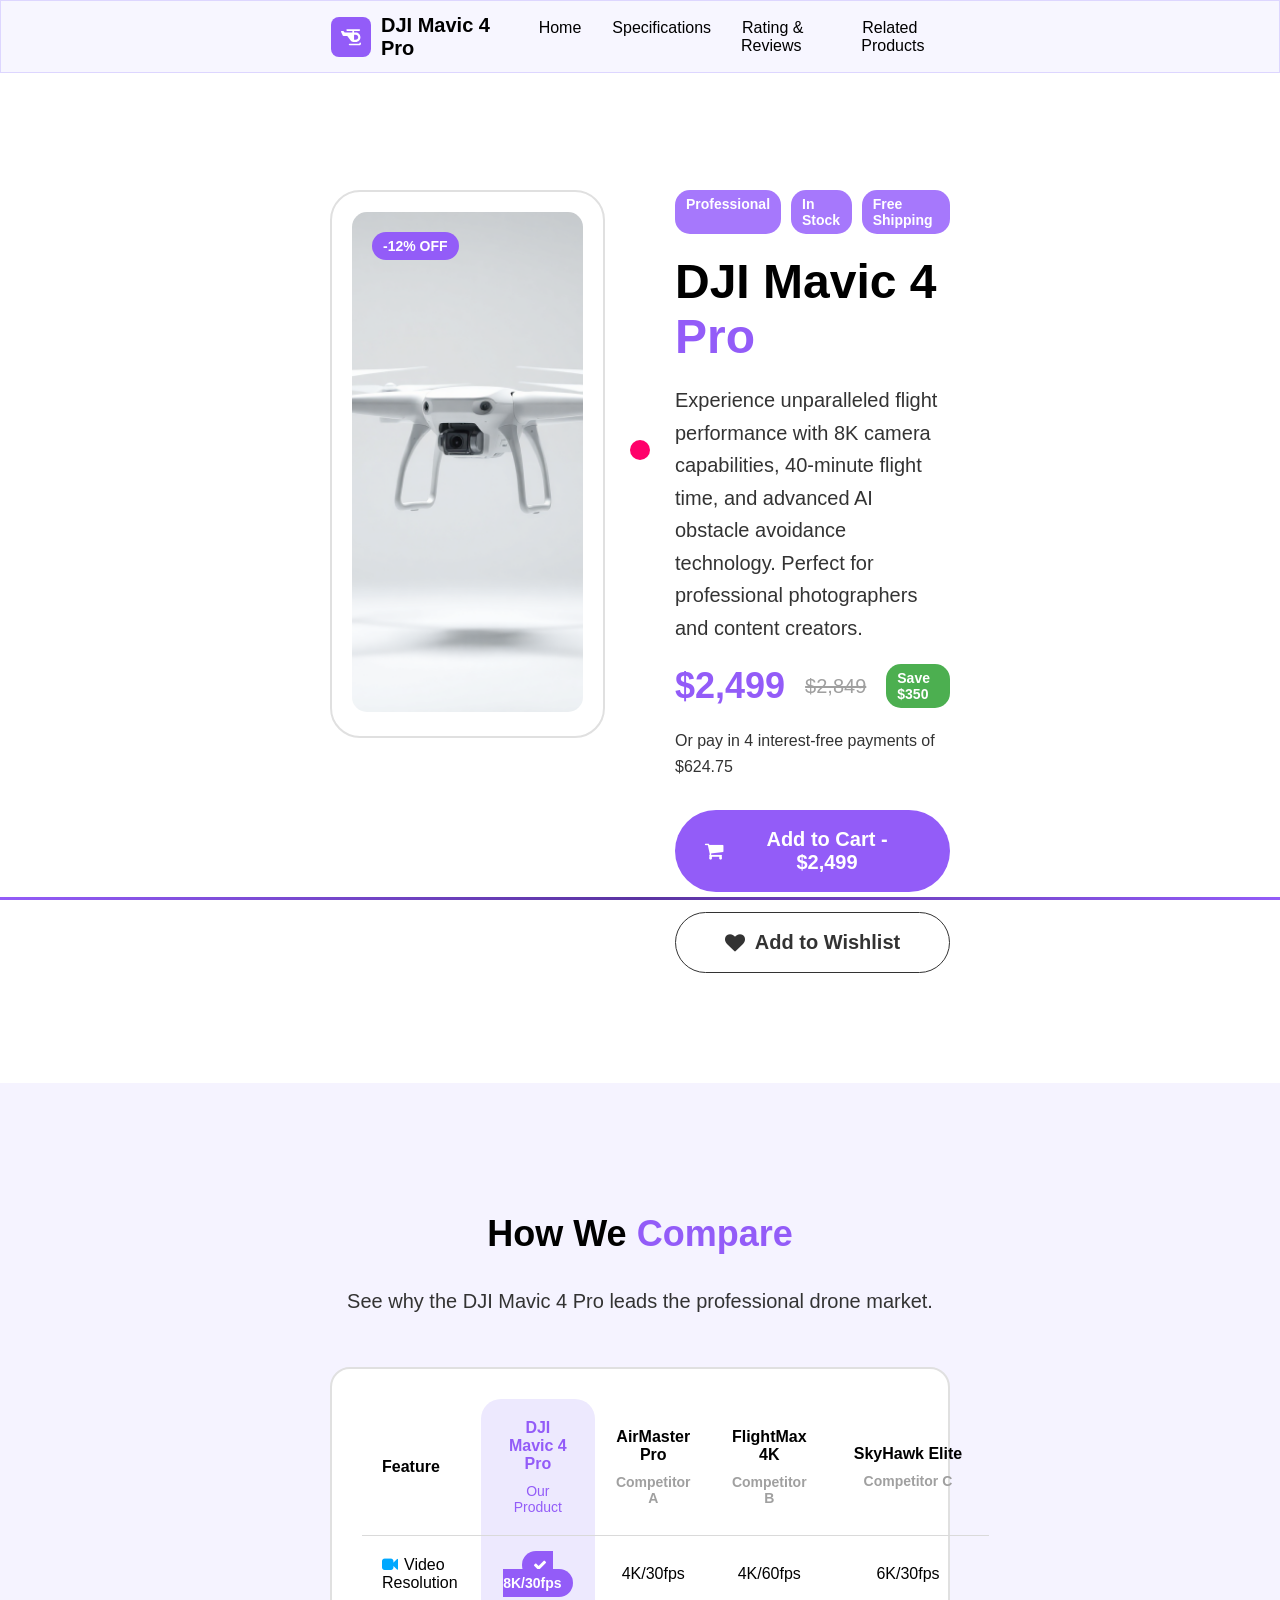
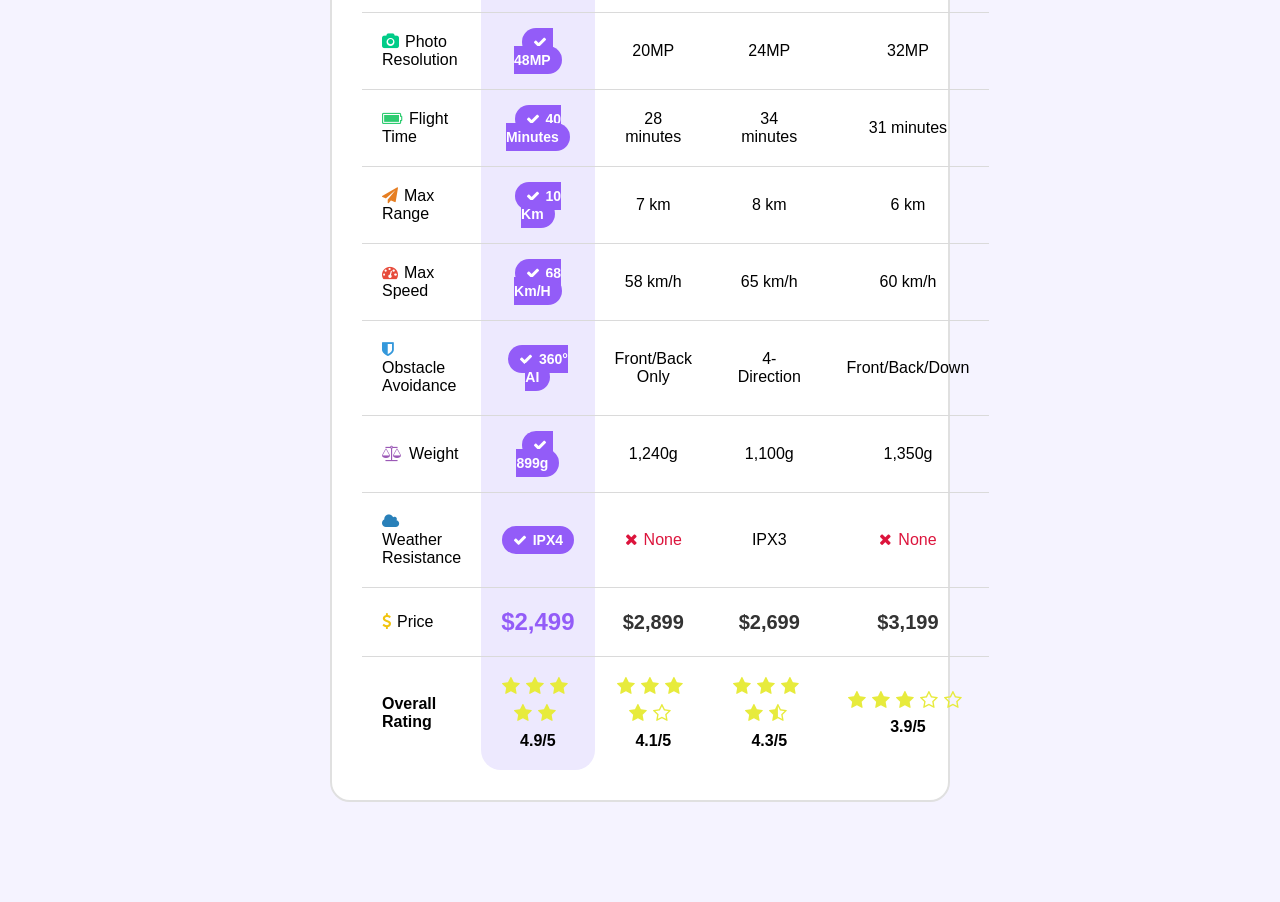
<file: 1/index.html>
<!DOCTYPE html>
<html lang="en">

<head>
    <meta charset="UTF-8">
    <meta name="viewport" content="width=device-width, initial-scale=1.0">
    <title>Assessment 3</title>
    <link rel="stylesheet" href="style.css">
    <link rel="stylesheet" href="..\assets\font-awesome-4.7.0\css\font-awesome.css">
</head>

<body>
    
    <div class="chaser"></div>
    <header class="header container">
        <nav class="nav">
            <div class="nav-title">
                <div class="nav-logo">
                    <img src="images/icon.svg" alt="">
                </div>
                <h1 class="nav-title-text">DJI Mavic 4 Pro</h1>
            </div>
            <ul class="nav-links">
                <li><a href="#home">Home</a></li>
                <li><a href="#specs">Specifications</a></li>
                <li><a href="#">Rating & Reviews</a></li>
                <li><a href="#">Related Products</a></li>
            </ul>
        </nav>
    </header>

    <section id="home" class="section main-section">
        <div class="main-image-box">
            <img src="images/main-image.png" alt="DJI Mavic 4 Pro" class="main-image">
            <span class="badge">-12% OFF</span>
        </div>
        <div class="main-details">
            <div class="d-flex tags">
                <span class="tag badge">Professional</span>
                <span class="tag badge">In Stock</span>
                <span class="tag badge">Free Shipping</span>
            </div>
            <h1 class="main-title">DJI Mavic 4 <span class="highlight">Pro</span></h1>
            <p class="main-description">
                Experience unparalleled flight performance with 8K camera capabilities, 40-minute flight time, and
                advanced AI obstacle avoidance technology. Perfect for professional photographers and content creators.
            </p>
            <div class="d-flex align-center ">
                <span class="discount-price">$2,499</span>
                <span class="original-price">$2,849</span>
                <span class="saved badge">Save $350</span>
            </div>
            <p class="installment">Or pay in 4 interest-free payments of $624.75</p>
            <button class="btn primary"><i class="fa fa-shopping-cart"></i> Add to Cart - $2,499</button>
            <button class="btn secondary"><i class="fa fa-heart"></i> Add to Wishlist</button>
        </div>
    </section>

    <section id="specs" class="section specs-section">
        <div class="specs-header">
            <h2 class="">How We <span class="highlight">Compare</span></h2>
            <p class="specs-description">See why the DJI Mavic 4 Pro leads the professional drone market.</p>
        </div>
        <div class="card card-secandry">
            <table class="specs-table">
                <thead>
                    <tr>
                        <th>Feature</th>
                        <th class="highlight-col">
                            DJI Mavic 4 Pro
                            <span class="comp-sub our-prod-sub">Our Product</span>
                        </th>
                        <th>
                            AirMaster Pro
                            <span class="comp-sub">Competitor A</span>
                        </th>
                        <th>
                            FlightMax 4K
                            <span class="comp-sub">Competitor B</span>
                        </th>
                        <th>
                            SkyHawk Elite
                            <span class="comp-sub">Competitor C</span>
                        </th>
                    </tr>
                </thead>
                <tbody>
                    <!-- Video Resolution -->
                    <tr>
                        <td><i class="fa fa-video-camera feature-icon icon-video"></i>Video Resolution</td>
                        <td class="highlight-col"><span class="badge"><i class="fa fa-check"></i>8K/30fps</span></td>
                        <td>4K/30fps</td>
                        <td>4K/60fps</td>
                        <td>6K/30fps</td>
                    </tr>
                    <!-- Photo Resolution -->
                    <tr>
                        <td><i class="fa fa-camera feature-icon icon-photo"></i>Photo Resolution</td>
                        <td class="highlight-col"><span class="badge"><i class="fa fa-check"></i>48MP</span></td>
                        <td>20MP</td>
                        <td>24MP</td>
                        <td>32MP</td>
                    </tr>
                    <!-- Flight Time -->
                    <tr>
                        <td><i class="fa fa-battery-full feature-icon icon-flight"></i>Flight Time</td>
                        <td class="highlight-col"><span class="badge"><i class="fa fa-check"></i>40 minutes</span></td>
                        <td>28 minutes</td>
                        <td>34 minutes</td>
                        <td>31 minutes</td>
                    </tr>
                    <!-- Max Range -->
                    <tr>
                        <td><i class="fa fa-paper-plane feature-icon icon-range"></i>Max Range</td>
                        <td class="highlight-col"><span class="badge"><i class="fa fa-check"></i>10 km</span></td>
                        <td>7 km</td>
                        <td>8 km</td>
                        <td>6 km</td>
                    </tr>
                    <!-- Max Speed -->
                    <tr>
                        <td><i class="fa fa-dashboard feature-icon icon-speed"></i>Max Speed</td>
                        <td class="highlight-col"><span class="badge"><i class="fa fa-check"></i>68 km/h</span></td>
                        <td>58 km/h</td>
                        <td>65 km/h</td>
                        <td>60 km/h</td>
                    </tr>
                    <!-- Obstacle Avoidance -->
                    <tr>
                        <td><i class="fa fa-shield feature-icon icon-avoid"></i>Obstacle Avoidance</td>
                        <td class="highlight-col"><span class="badge"><i class="fa fa-check"></i>360° AI</span></td>
                        <td class="alert-text">Front/Back Only</td>
                        <td class="alert-text">4-Direction</td>
                        <td class="alert-text">Front/Back/Down</td>
                    </tr>
                    <!-- Weight -->
                    <tr>
                        <td><i class="fa fa-balance-scale feature-icon icon-weight"></i>Weight</td>
                        <td class="highlight-col"><span class="badge"><i class="fa fa-check"></i>899g</span></td>
                        <td>1,240g</td>
                        <td>1,100g</td>
                        <td>1,350g</td>
                    </tr>
                    <!-- Weather Resistance -->
                    <tr>
                        <td><i class="fa fa-cloud feature-icon icon-weather"></i>Weather Resistance</td>
                        <td class="highlight-col"><span class="badge"><i class="fa fa-check"></i>IPX4</span></td>
                        <td class="cross-text"><i class="fa fa-times"></i>None</td>
                        <td>IPX3</td>
                        <td class="cross-text"><i class="fa fa-times"></i>None</td>
                    </tr>
                    <!-- Price -->
                    <tr>
                        <td><i class="fa fa-usd feature-icon icon-price"></i>Price</td>
                        <td class="highlight-col"><span class="price-text">$2,499</span></td>
                        <td class="price-text">$2,899</td>
                        <td class="price-text">$2,699</td>
                        <td class="price-text">$3,199</td>
                    </tr>
                    <!-- Overall Rating -->
                    <tr>
                        <td>Overall Rating</td>
                        <td class="highlight-col">
                            <div class="rating-stars">
                                <i class="fa fa-star"></i><i class="fa fa-star"></i><i class="fa fa-star"></i><i
                                    class="fa fa-star"></i><i class="fa fa-star"></i>
                            </div>
                            <span class="rating-val">4.9/5</span>
                        </td>
                        <td>
                            <div class="rating-stars">
                                <i class="fa fa-star"></i><i class="fa fa-star"></i><i class="fa fa-star"></i><i
                                    class="fa fa-star"></i><i class="fa fa-star-o"></i>
                            </div>
                            <span class="rating-val">4.1/5</span>
                        </td>
                        <td>
                            <div class="rating-stars">
                                <i class="fa fa-star"></i><i class="fa fa-star"></i><i class="fa fa-star"></i><i
                                    class="fa fa-star"></i><i class="fa fa-star-half-o"></i>
                            </div>
                            <span class="rating-val">4.3/5</span>
                        </td>
                        <td>
                            <div class="rating-stars">
                                <i class="fa fa-star"></i><i class="fa fa-star"></i><i class="fa fa-star"></i><i
                                    class="fa fa-star-o"></i><i class="fa fa-star-o"></i>
                            </div>
                            <span class="rating-val">3.9/5</span>
                        </td>
                    </tr>
                </tbody>
            </table>
        </div>
    </section>

    <div class="bar"></div>
    <script>
        window.onload = function(){
            window.addEventListener('mousemove', (e) => {
  // تحديث قيم المتغيرات داخل CSS بقيم إحداثيات الماوس الحالية
  document.documentElement.style.setProperty('--x', e.clientX + 'px');
  document.documentElement.style.setProperty('--y', e.clientY + 'px');
});
        }
    </script>
</body>

</html>
</file>
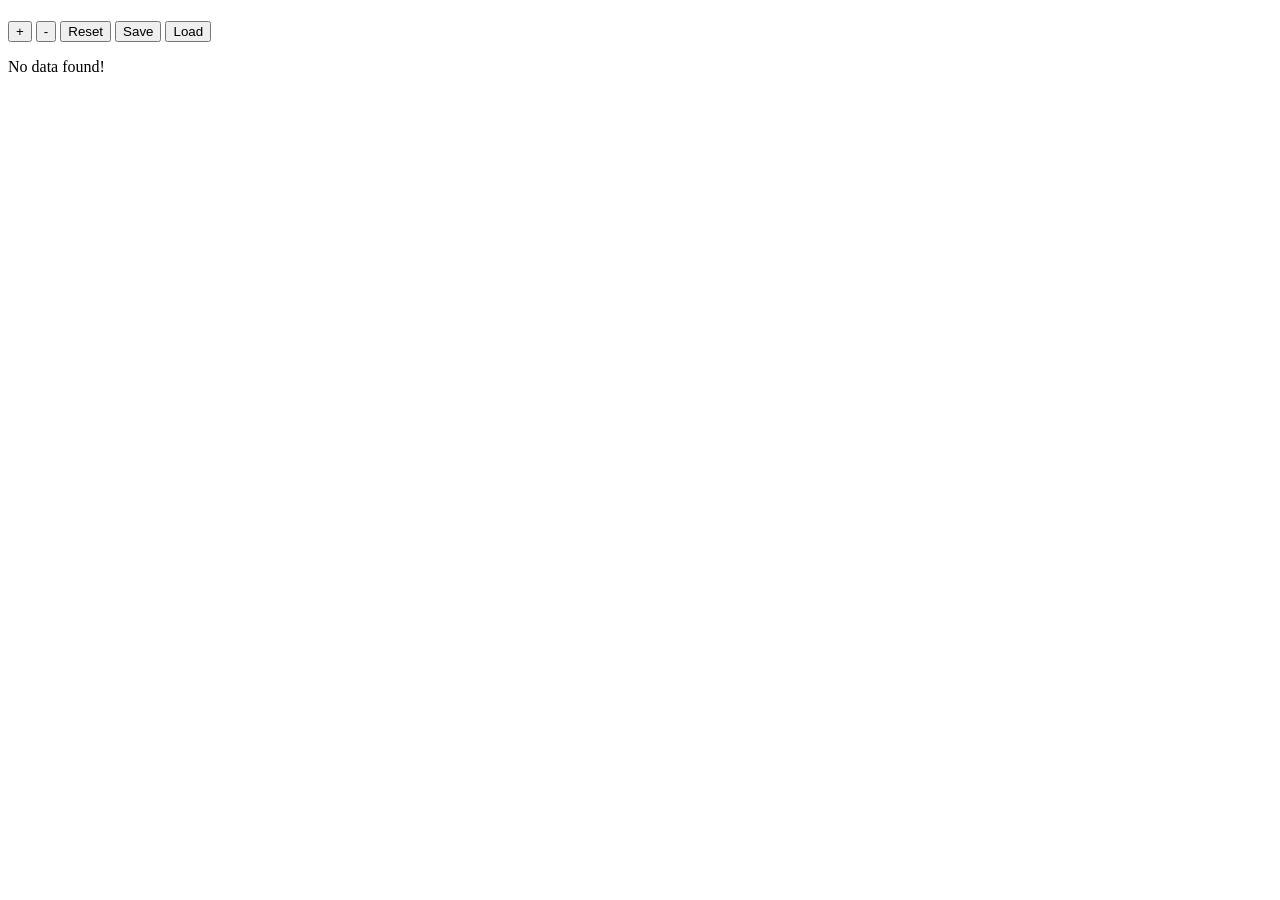
<file: 3/index.html>
<!DOCTYPE html>
<html lang="en">

<head>
    <meta charset="UTF-8">
    <meta name="viewport" content="width=device-width, initial-scale=1.0">
    <title>JS Counter</title>
</head>

<body>
    <h1 id="counter"></h1>
    <div class="buttons">
        <button id="btnPlus">+</button>
        <button id="btnMinus">-</button>
        <button id="btnReset">Reset</button>
        <button id="btnSave">Save</button>
        <button id="btnLoad">Load</button>
    </div>
    <p id="message"></p>
    <script src="script.js" defer></script>
</body>

</html>
</file>
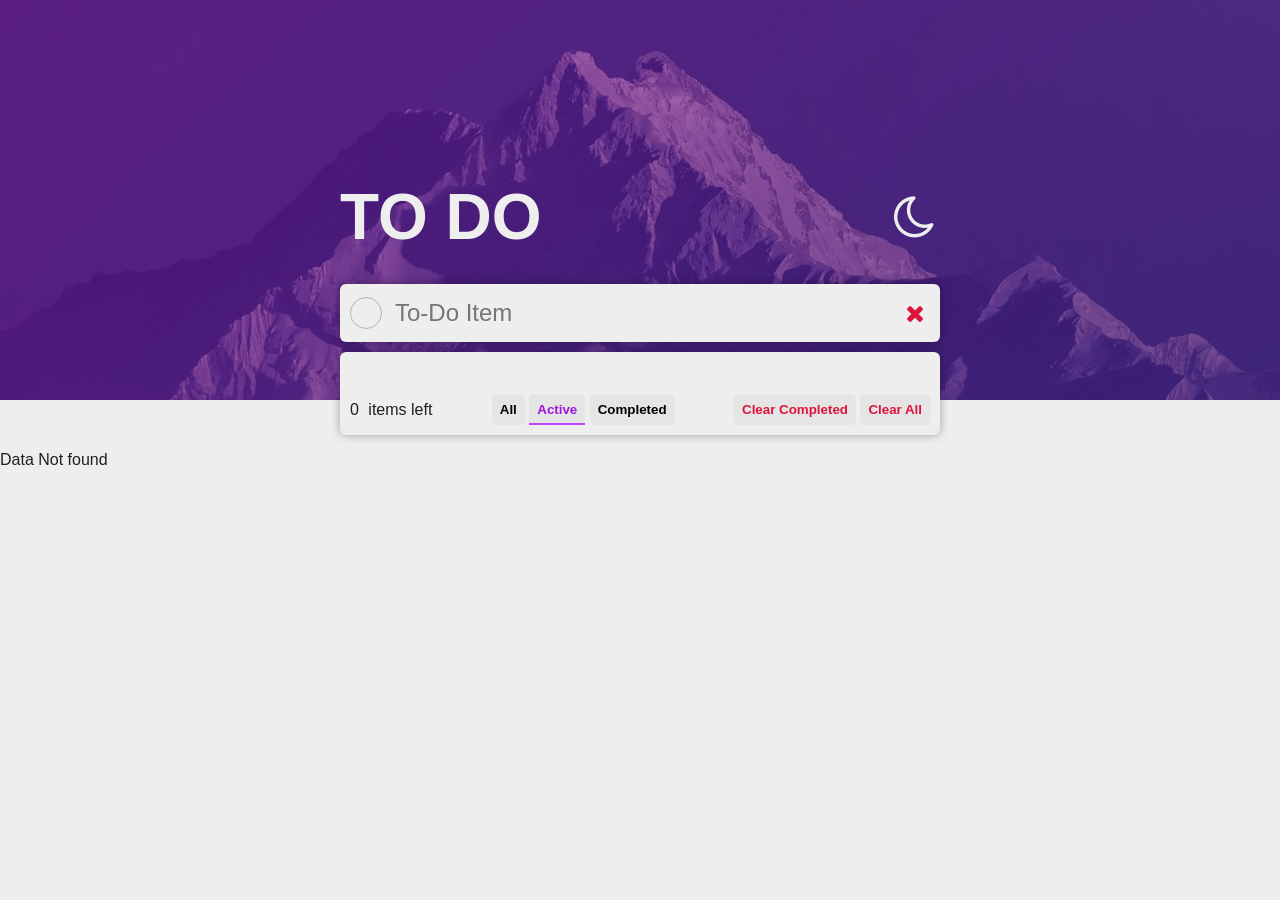
<file: 4/index.html>
<!DOCTYPE html>
<html lang="en">

<head>
    <meta charset="UTF-8">
    <meta name="viewport" content="width=device-width, initial-scale=1.0">
    <title>ToDo List</title>
    <link rel="stylesheet" href="..\assets\font-awesome-4.7.0\css\font-awesome.css">
    <link rel="stylesheet" href="style.css" />
</head>

<body>
    <header>
        <img class="bg-img" src="assets/bg.jpg" />
        <div class="bg-grd"></div>
    </header>

    <main>
        <div>
            <div class="d-flex v-center s-between header-title">
                <h1 class="title">To Do</h1>
                <i class="fa fa-moon-o lightdark-icon" onclick="switchLightDark()"></i>
            </div>

            <div class="light-dark panel mb-10 item">
                <div id="newItemCheck" class="btn-check btn" onclick="switchNewItem()">
                    <i class="fa fa-check"></i>
                </div>
                <input id="txtItem" type="text" placeholder="To-Do Item" />
                <i class="fa fa-times" onclick="clearNewItem()"></i>
            </div>

            <div class="light-dark panel items">
                <ul id="list" class="items-list active-only"></ul>
                <div class="footer">
                    <div>
                        <span id="leftCount"></span> items left
                    </div>
                    <div>
                        <button class="btn2 btn-filter all" onclick="displayItems('all')">All</button>
                        <button class="btn2 btn-filter active" onclick="displayItems('active')">Active</button>
                        <button class="btn2 btn-filter completed" onclick="displayItems('completed')">Completed</button>
                    </div>
                    <div>
                        <button class="btn2 btn-clear" onclick="clearCompleted()">Clear Completed</button>
                        <button class="btn2 btn-clear" onclick="clearAll()">Clear All</button>
                    </div>
                </div>
            </div>
        </div>
    </main>
    <div id="popupContainer" class="popup-container hidden">
        <div class="popup-card">
            <div class="popup-header">
                <div></div><i class="fa fa-times"  onclick="cancelPopup()"></i>
            </div>
            <p id="popupMessage">Dummey Message per</p>
            <div class="popup-footer">
                <button class="btn2 btn-confirm" onclick="confirmPopup()">Confirm</button>
                <button class="btn2 btn-cancel" onclick="cancelPopup()">Cancel</button>
            </div>
        </div>
    </div>
    <p id="message"></p>
    <script src="script.js" defer></script>
</body>

</html>
</file>
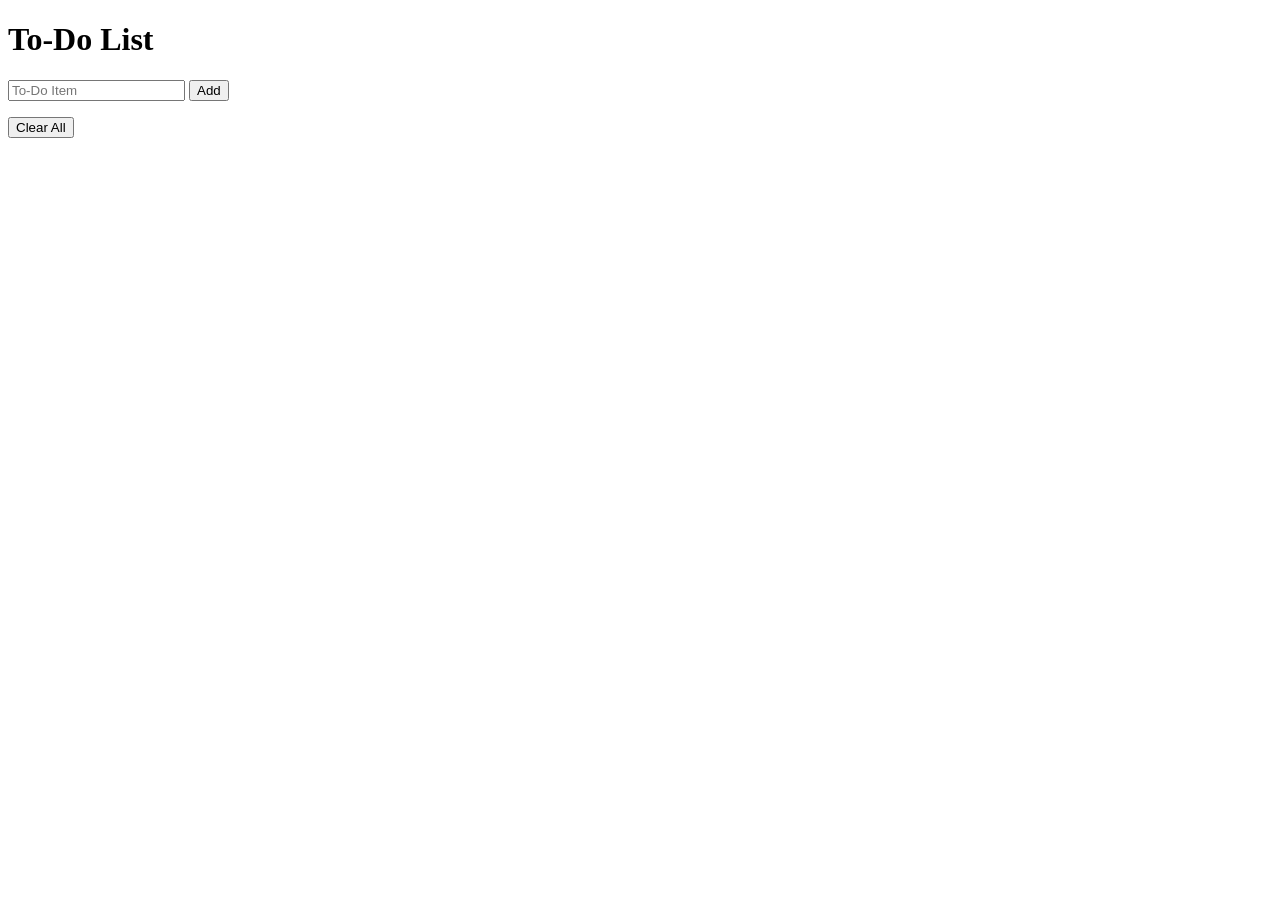
<file: Task 4 ToDo/index.html>
<!DOCTYPE html>
<html lang="en">

<head>
    <meta charset="UTF-8">
    <meta name="viewport" content="width=device-width, initial-scale=1.0">
    <title>JS Counter</title>
</head>

<body>
    <h1>To-Do List</h1>
    <div>
        <input id="txtItem" type="text" placeholder="To-Do Item" />
        <input id="btnAdd" type="button" onclick="addItem()" value="Add" />
    </div>
    <ul id="list"></ul>
    <button onclick="clearAll()">Clear All</button>
    <p id="message"></p>
    <script src="script.js" defer></script>
</body>

</html>
</file>
<file: 1/style.css>
body {
    padding: 0;
    margin: 0;
    font-family: sans-serif;
}

* {
    box-sizing: border-box;
}

h1 {
    font-size: 3rem;
}

h2 {
    font-size: 2.25rem;
}

p {
    font-size: 1.25rem;
    line-height: 1.625;
    color: #333;
}

/************* Common *************/

.container {
    padding-inline: 330px;
}

.d-flex {
    display: flex;
}

.section {
    padding-block: 100px;
    padding-inline: 330px;
}

.justify-content-between {
    justify-content: space-between;
}

.align-center {
    align-items: center;
}

.badge {
    color: #fff;
    font-size: 14px;
    font-weight: bold;
    padding: 6px 11px;
    border-radius: 15px;
    text-transform: capitalize;
}

.highlight {
    color: #935cf8;
}

.btn {
    display: inline-flex;
    align-items: center;
    gap: 10px;
    padding: 18px 30px;
    border-radius: 50vw;
    font-size: 1.25rem;
    font-weight: bold;
    cursor: pointer;
    border: none;
    justify-content: center;
    margin-inline-end: 10px;
    margin-block: 10px;
    transition: all 0.3s ease-in-out;
}

.btn:hover {
    transform: scale(1.05);
    box-shadow: 0px 4px 15px rgba(0, 0, 0, 0.2);
}

.btn:active {
    transform: scale(1);
    box-shadow: none;
}

.btn.primary {
    background-color: #935cf8;
    color: #fff;
    width: 100%;
}

.btn.secondary {
    background-color: #fff;
    color: #333;
    width: 100%;
    border: 1px solid #333;
}

.card {
    border: 2px solid #e0e0e0;
    border-radius: 20px;
    padding: 30px;
    border: 2px solid #bbb9b9;
}

.card-secandry {
    background-color: #fff;
    border: 2px solid #e0e0e0;
}

/************* Header *************/

.header {
    background-color: oklch(96.914% 0.01616 293.61 / 0.753);
    height: 73px;
    width: 100%;
    position: fixed;
    top: 0;
    left: 0;
    right: 0;
    z-index: 1000;
    align-content: center;
    border: 1px solid oklch(89.4% .057 293.283);
    backdrop-filter: blur(12px);
}

.nav {
    display: flex;
    justify-content: space-between;
    align-items: center;
}

.nav-title {
    display: flex;
    align-items: center;
    gap: 10px;
}

.nav-logo {
    background-color: #935cf8;
    border-radius: 8px;
    padding: 10px;
    display: flex;
}

.nav-logo img {
    filter: invert(1);
    height: 20px;
    width: 20px;
    align-items: center;
}

.nav-title-text {
    font-size: 1.25rem;
    font-weight: bold;
    margin-block: 0;
}

.nav-links {
    display: flex;
    gap: 30px;
}

.nav-links li {
    list-style: none;
}

.nav-links a {
    text-decoration: none;
    color: #000;
    position: relative;
    transition: all 0.5s ease-in-out;
    padding-inline: 1px;
}

.nav-links a:hover {
    color: #935cf8;
}

.nav-links a::after {
    content: '';
    display: block;
    width: 0%;
    height: 2px;
    background-color: #935cf8;
    position: absolute;
    bottom: -5px;
    transition: all 0.5s;
}

.nav-links a.active::after {
    width: 100%;
}

.nav-links a:hover::after {
    width: 100%;
}


.bar{
    position: fixed;
    bottom: 0px;
    width: 100%;
    transform-origin: left;
    animation: fill linear;
    animation-timeline: scroll();
    height: 3px;
    background: linear-gradient(50deg ,#935cf8,#5a33a1,#935cf8);
}

@keyframes fill {
    from { transform:scalex(0);}
    to{transform: scalex(1);}
}



/************* Main Section *************/
.main-section {
    display: grid;
    gap: 70px;
    grid-template-columns: 1fr 1fr;
    min-height: 100vh;
    align-items: flex-start;
    padding-top: 190px;
}

.main-image-box {
    position: relative;
    padding: 20px;
    border: 2px solid #e0e0e0;
    border-radius: 30px;
}

.main-image {
    width: 100%;
    border-radius: 15px;
    height: 500px;
    object-fit: cover;
    object-position: top;
}

.main-image-box .badge {
    position: absolute;
    top: 40px;
    left: 40px;
    background-color: #935cf8;
}

.main-details .tags {
    gap: 10px;
    margin-bottom: 20px;
}

.main-details .tag {
    background-color: #a678fc;
}

.main-title {
    font-weight: bold;
    margin-block: 0;
}

.main-description {
    font-size: 1.25rem;
    margin-block: 20px;
    line-height: 1.625;
    color: #333;
}

.discount-price {
    font-size: 2.25rem;
    font-weight: bold;
    color: #935cf8;
    margin-right: 20px;
}

.original-price {
    font-size: 1.25rem;
    color: #a0a0a0;
    text-decoration: line-through;
    margin-right: 20px;
}

.saved {
    background-color: #4caf50;
}

.installment {
    font-size: 1rem;
    color: #333;
    margin-block: 20px;
}






/************* Specs Section *************/
.specs-section {
    background-color: #f5f3ff;
}

.specs-header {
    text-align: center;
    margin-bottom: 50px;
}

table {
    width: 100%;
    border-collapse: collapse;
}

tr {
    border-bottom: .5px solid #dadada;
    padding-block: 10px;
}

th,
td {
    padding: 20px 20px;
    text-align: center;
}

th:first-child,
td:first-child {
    text-align: left;
}

.highlight-col {
    background-color: #ede9fe;
}

th:nth-child(2) {
    color: #935cf8;
}

.highlight-col .badge {
    background-color: #935cf8;
}

.comp-sub {
    display: block;
    font-size: 0.875rem;
    color: #a0a0a0;
    margin-top: 10px;
}

.our-prod-sub {
    display: block;
    font-size: 0.875rem;
    color: #935cf8;
    font-weight: normal;
}

tr i {
    margin-inline-end: 6px;
}

th:nth-child(2) {
    border-top-left-radius: 20px;
    border-top-right-radius: 20px;
}

tr:last-child td:nth-child(2) {
    border-bottom-left-radius: 20px;
    border-bottom-right-radius: 20px;
}

tbody tr:last-child {
    border-bottom: none;
    font-weight: bold;
}

tbody tr:last-child i {
    color: #e7eb3c;
    margin-block-end: 8px;
    font-size: larger;
}

td:has(i.fa-times) {
    color: crimson;
}
.icon-video { color: #00a8ff; }
.icon-photo { color: #00cc88; }
.icon-flight { color: #2ecc71; }
.icon-range { color: #e67e22; }
.icon-speed { color: #e74c3c; }
.icon-avoid { color: #3498db; }
.icon-weight { color: #9b59b6; }
.icon-weather { color: #2980b9; }
.icon-price { color: #f1c40f; }

.price-text{
    font-size: 1.25rem;
    color: #333;
    margin-block: 20px;
    font-weight: bold;
}

.highlight-col .price-text{
    color: #935cf8;
    font-size: 1.5rem;
}





.chaser {
  position: fixed;
  width: 20px;
  height: 20px;
  background-color: #ff006a;
  border-radius: 50%;
  pointer-events: none; /* تمنع العنصر من حجب نقرات الماوس */
  
  /* نقل العنصر إلى منتصف مؤشر الماوس */
  transform: translate(-50%, -50%);
  
  /* ربط حركة العنصر بالمتغيرات المخصصة */
  left: var(--x, 50%);
  top: var(--y, 50%);
  
  /* إضافة تأثير تأخير (اللحاق مطاطي وسلس) */
  transition: left 0.3s cubic-bezier(0.075, 0.82, 0.165, 1), top 0.3s cubic-bezier(0.075, 0.82, 0.165, 1);
  z-index: 1000;
}
</file>
<file: 4/style.css>
:root {
    columns: light dark;
    --light-bg: #eee;
    --light-color: #1f1f1f;
    --light-b-color: #1f1f1f46;

    --dark-bg: #1f1f1f;
    --dark-color: #eee;
    --dark-b-color: #eeeeee46;

    --grad: linear-gradient(140deg, #8518b8, #421399);
    --trans: all 0.3s ease-in-out;

    --border-color: light-dark(var(--light-b-color), var(--dark-b-color))
}

body {
    margin: 0;
    padding: 0;
    /* height: 100vh; */
    font-family: sans-serif;
    background-color: light-dark(var(--light-bg), var(--dark-bg));
    color: light-dark(var(--light-color), var(--dark-color));
    color-scheme: dark;
}

* {
    box-sizing: border-box;
}

.light-dark {
    background-color: light-dark(var(--light-bg), var(--dark-bg));
    color: light-dark(var(--light-color), var(--dark-color));
}

.d-flex {
    display: flex;
}

.v-center {
    align-items: center;
}

.s-between {
    justify-content: space-between;
}

header {
    max-height: 400px;
    height: 50vh;
    overflow: hidden;
    position: relative;
    z-index: -1;
}

.bg-img {
    height: 100%;
    object-fit: cover;
    display: block;
    width: 100%;
}

.bg-grd {
    position: absolute;
    top: 0;
    background-image: var(--grad);
    height: 100%;
    width: 100%;
    opacity: 0.6;
}

.mb-10 {
    margin-bottom: 10px;
}

main {
    margin-top: max(-40vh, -250px);
    justify-content: center;
    display: flex;
}

.title {
    color: #eee;
    font-size: 4rem;
    text-transform: uppercase;
    display: inline;
    margin-block: 30px;
}

.panel {
    padding: 10px;
    border-radius: 6px;
    box-shadow: 0px 0px 10px #00000054;
    min-width: 600px;
}

.item {
    display: grid;
    grid-template-columns: 35px auto min-content;
    align-items: center;
}

.panel:first-child {
    width: strich;
}

input[type=text] {
    background-color: inherit;
    font-size: 1.5rem;
    border: 0;
    padding: 5px 10px;

}

input[type=text]:focus,
select {
    outline: 0;
}

.lightdark-icon {
    font-size: 3rem !important;
    color: #eee;
}

i.fa {
    margin-inline: 5px;
    align-content: center;
    font-size: 1.5rem;
    cursor: pointer;
    transition: var(--trans);
}

i.fa-times {
    color: crimson;
}

i.fa-times:hover {
    transform: scale(1.1);
    text-shadow: 0px 0px 2px #1f1f1f;
}

.btn-check,
li.item div {
    border: solid 1px light-dark(var(--light-b-color), var(--dark-b-color));
    border-radius: 50px;
    align-content: center;
    padding: 2px;
    aspect-ratio: 1 / 1;
    cursor: pointer;
    transition: var(--trans);
    width: fit-content;
}

.btn.btn-check:hover {
    transform: scale(1.1);
    box-shadow: 0px 0px 5px #1f1f1f73;
}

.btn-check i,
li.item div i {
    font-size: 1rem;
    color: #eee;
    opacity: 0;
}

.btn-check.checked,
li.item.checked div {
    border: none;
    background-image: var(--grad);
    margin: 1px;
}


.btn-check.checked i,
li.item.checked div i {
    opacity: 1;
}

.items-list {
    padding-inline-start: 0;
    max-height: 40vh;
    overflow: auto;
}

li.item .btn-check {
    transform: scale(0.9);
}

li.item span {
    margin-inline-start: 5px;
}

li.item.checked span {
    text-decoration: line-through;
}

li.item {
    padding: 10px 20px;
    border-bottom: solid 1px light-dark(var(--light-b-color), var(--dark-b-color));
    transition: var(--trans);
}
li.item>span{
    margin-inline-start: 10px;
}

li.item:last-child {
    border: none;
}

.panel.items {
    padding-inline: 0;
}

li.item>i {
    opacity: 0;
}

li.item:hover>i {
    opacity: 1;
}

.footer {
    display: grid;
    grid-template-columns: auto auto max-content;
    align-items: center;
}


.completed-only li.unchecked {
    opacity: 0;
    height: 0 !important;
    margin: 0 !important;
    padding: 0 !important;
}

.active-only li.checked {
    opacity: 0;
    height: 0 !important;
    margin: 0 !important;
    padding: 0 !important;
}

.btn2 {
    cursor: pointer;
    border: none;
    padding: 8px 8px;
    border-radius: 5px;
    background-color: light-dark(#0000000a, #0000001a);
    transition: var(--trans);
    position: relative;
    font-weight: bolder;
}

.btn2:hover {
    color: #c444ff;
}

.btn2::after {
    content: "";
    transition: var(--trans);
    background-color: #c444ff;
    position: absolute;
    width: 0;
    height: 2px;
    left: 0;
    bottom: 0;
    transition: var(--trans);
}

.btn2:hover::after {
    width: 100%;
}

.active-only+div .active {
    color: #9d17db;
}

.active-only+div .active::after {
    width: 100%;
}

.completed-only+div .completed {
    color: #9d17db;
}

.completed-only+div .completed::after {
    width: 100%;
}

.all-items+div .all {
    color: #9d17db;
}

.all-items+div .all::after {
    width: 100%;
}

.btn-clear {
    color: crimson;
}

.items-list+div {
    padding-inline: 10px;
}

#leftCount {
    margin-inline-end: 5px;
}

.popup-container {
    position: fixed;
    background-color: #00000054;
    top: 0;
    bottom: 0;
    left: 0;
    right: 0;
    display: flex;
    justify-content: center;
    align-items: center;
    backdrop-filter: blur(5px);
    transition: var(--trans);
}

.popup-container.hidden{
    visibility: hidden;
    opacity: 0;
}

.popup-card {
    background-color: light-dark(var(--light-bg), var(--dark-bg));
    padding: 20px;
    border-radius: 10px;
    width: 400px;
}

.popup-header {
    display: flex;
    justify-content: space-between;
}

#popupMessage {
    text-align: center;
}

.popup-footer {
    display: flex;
    justify-content: space-around;
    margin-top: 20px;
    border-top: solid 1px var(--border-color);
    padding-top: 10px;
}

.popup-footer .btn2 {
    padding-inline: 20px;
}

.btn-confirm {
    color: crimson;
}


@media (max-width: 600px) {
    .panel {
        min-width: 80vw;
        width: stretch;
        margin-inline: 15px;
    }

    input[type=text] {
        min-width: 60vw;
    }


    .items-list {
        max-height: 45vh;
    }

    .header-title {
        padding-inline: 20px;
    }

    .title {
        font-size: 3rem;
    }

    .lightdark-icon {
        transform: scale(0.8);
    }

    .footer {
        display: block;
    }

    .footer div {
        display: flex;
        justify-content: center;
    }

    .btn2 {
        width: stretch;
        margin: 10px;
    }

    .footer div:first-child {
        font-size: 1.5rem;
    }

    header {
        max-height: 250px;
        height: 40vh;
    }

    .popup-card {
        width: 70vw;
    }
}
</file>
